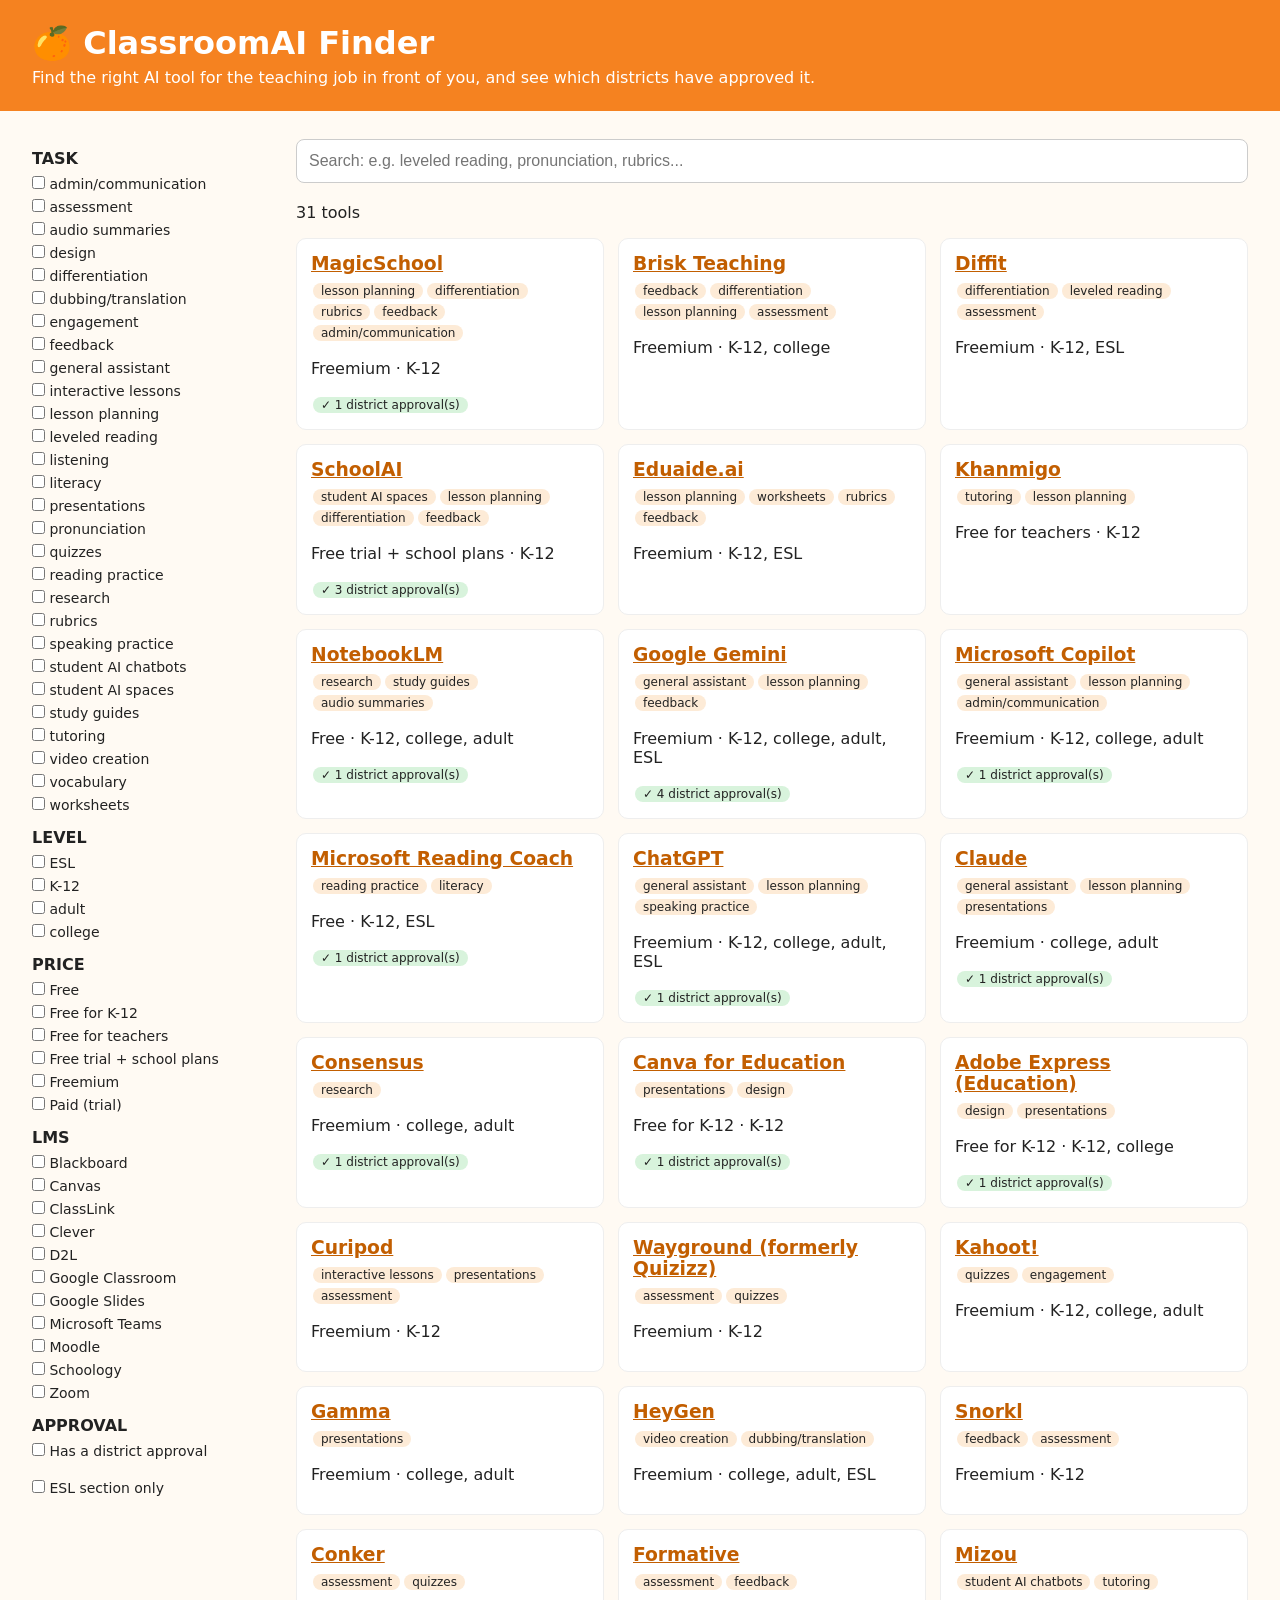
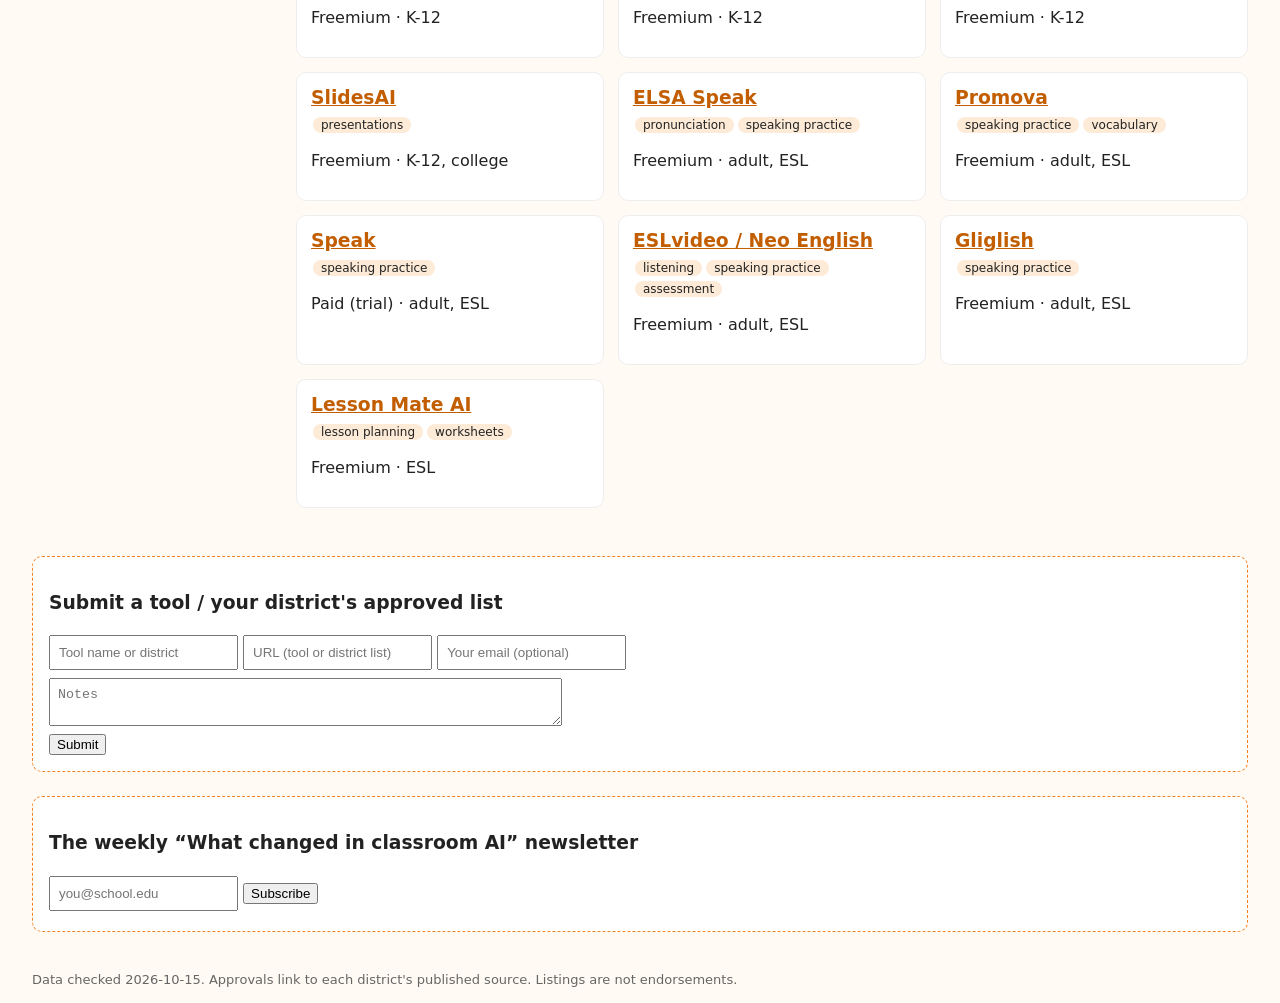
<file: index.html>
<!doctype html><html><head><meta charset="utf-8"><title>ClassroomAI Finder</title><meta name="viewport" content="width=device-width"><link rel="stylesheet" href="style.css"></head><body>
<header><h1>🍊 ClassroomAI Finder</h1><p>Find the right AI tool for the teaching job in front of you, and see which districts have approved it.</p></header>
<main><aside><div id="filters"></div><p><label><input type="checkbox" id="esl"> ESL section only</label></p></aside>
<section><input id="q" placeholder="Search: e.g. leveled reading, pronunciation, rubrics..."><p id="count"></p><div id="grid"></div></section></main>
<div class="box" id="submit"><h3>Submit a tool / your district's approved list</h3><form onsubmit="alert('Placeholder: submissions not wired up yet.');return false"><input placeholder="Tool name or district" required> <input placeholder="URL (tool or district list)"> <input placeholder="Your email (optional)"><br><textarea placeholder="Notes" cols="60"></textarea><br><button>Submit</button></form></div>
<div class="box" id="newsletter"><h3>The weekly “What changed in classroom AI” newsletter</h3><form onsubmit="alert('Placeholder: newsletter not connected yet.');return false"><input type="email" placeholder="you@school.edu" required> <button>Subscribe</button></form></div>
<footer>Data checked 2026-10-15. Approvals link to each district's published source. Listings are not endorsements.</footer>
<script src="data/tools.js"></script><script src="app.js"></script></body></html>
</file>
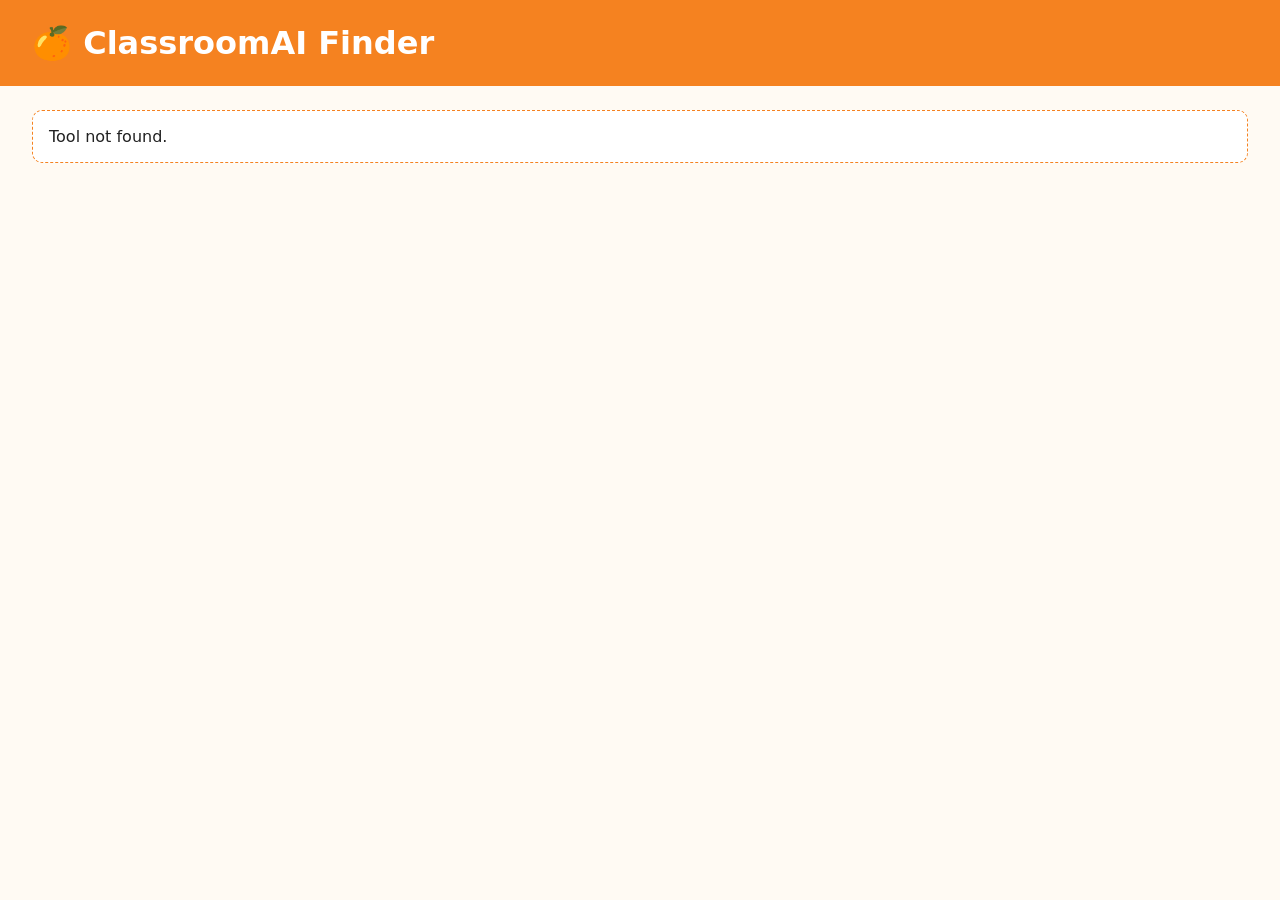
<file: tool.html>
<!doctype html><html><head><meta charset="utf-8"><title>Tool · ClassroomAI Finder</title><link rel="stylesheet" href="style.css"></head><body>
<header><h1><a href="index.html" style="color:#fff;text-decoration:none">🍊 ClassroomAI Finder</a></h1></header><div class="box" id="t"></div>
<script src="data/tools.js"></script><script>
const t=TOOLS.find(x=>x.id==new URLSearchParams(location.search).get("id"));const e=document.getElementById("t");
e.innerHTML=!t?"Tool not found.":`<h2>${t.name}</h2><p><a href="${t.url}" target="_blank" rel="noopener">${t.url}</a></p>
<p><b>Tasks:</b> ${t.tasks.join(", ")}</p><p><b>Levels:</b> ${t.levels.join(", ")}</p><p><b>Price:</b> ${t.price}. ${t.free_tier}</p>
<p><b>LMS:</b> ${t.lms.join(", ")||"None listed"}</p><h3>District approvals</h3>${t.approvals.length?"<ul>"+t.approvals.map(a=>`<li>${a.district}: ${a.note} (<a href="${a.source}">source</a>)</li>`).join("")+"</ul>":"<p>None recorded yet. <a href='index.html#submit'>Submit your district's list</a>.</p>"}
<p style="font-size:13px;color:#666">Site checked ${t.verification.checked} (HTTP ${t.verification.http}).</p>`;</script></body></html>
</file>
<file: style.css>
body{font-family:system-ui,sans-serif;margin:0;background:#fffaf3;color:#222}header{background:#f58220;color:#fff;padding:24px 32px}header h1{margin:0}header p{margin:6px 0 0}
main{display:grid;grid-template-columns:240px 1fr;gap:24px;padding:24px 32px}aside label{display:block;font-size:14px;margin:2px 0}aside h4{margin:14px 0 4px}
#q{width:100%;padding:12px;font-size:16px;border:1px solid #ccc;border-radius:8px;box-sizing:border-box}#grid{display:grid;grid-template-columns:repeat(auto-fill,minmax(260px,1fr));gap:14px;margin-top:14px}
.card{background:#fff;border:1px solid #eee;border-radius:10px;padding:14px}.card h3{margin:0 0 6px}.tag{display:inline-block;background:#fdebd7;border-radius:10px;padding:1px 8px;font-size:12px;margin:2px}.ok{background:#d8f3dc}
a{color:#c25e00}.box{background:#fff;border:1px dashed #f58220;border-radius:10px;padding:16px;margin:24px 32px}input,select,textarea{padding:8px;margin:4px 0}footer{padding:16px 32px;font-size:13px;color:#666}
</file>
